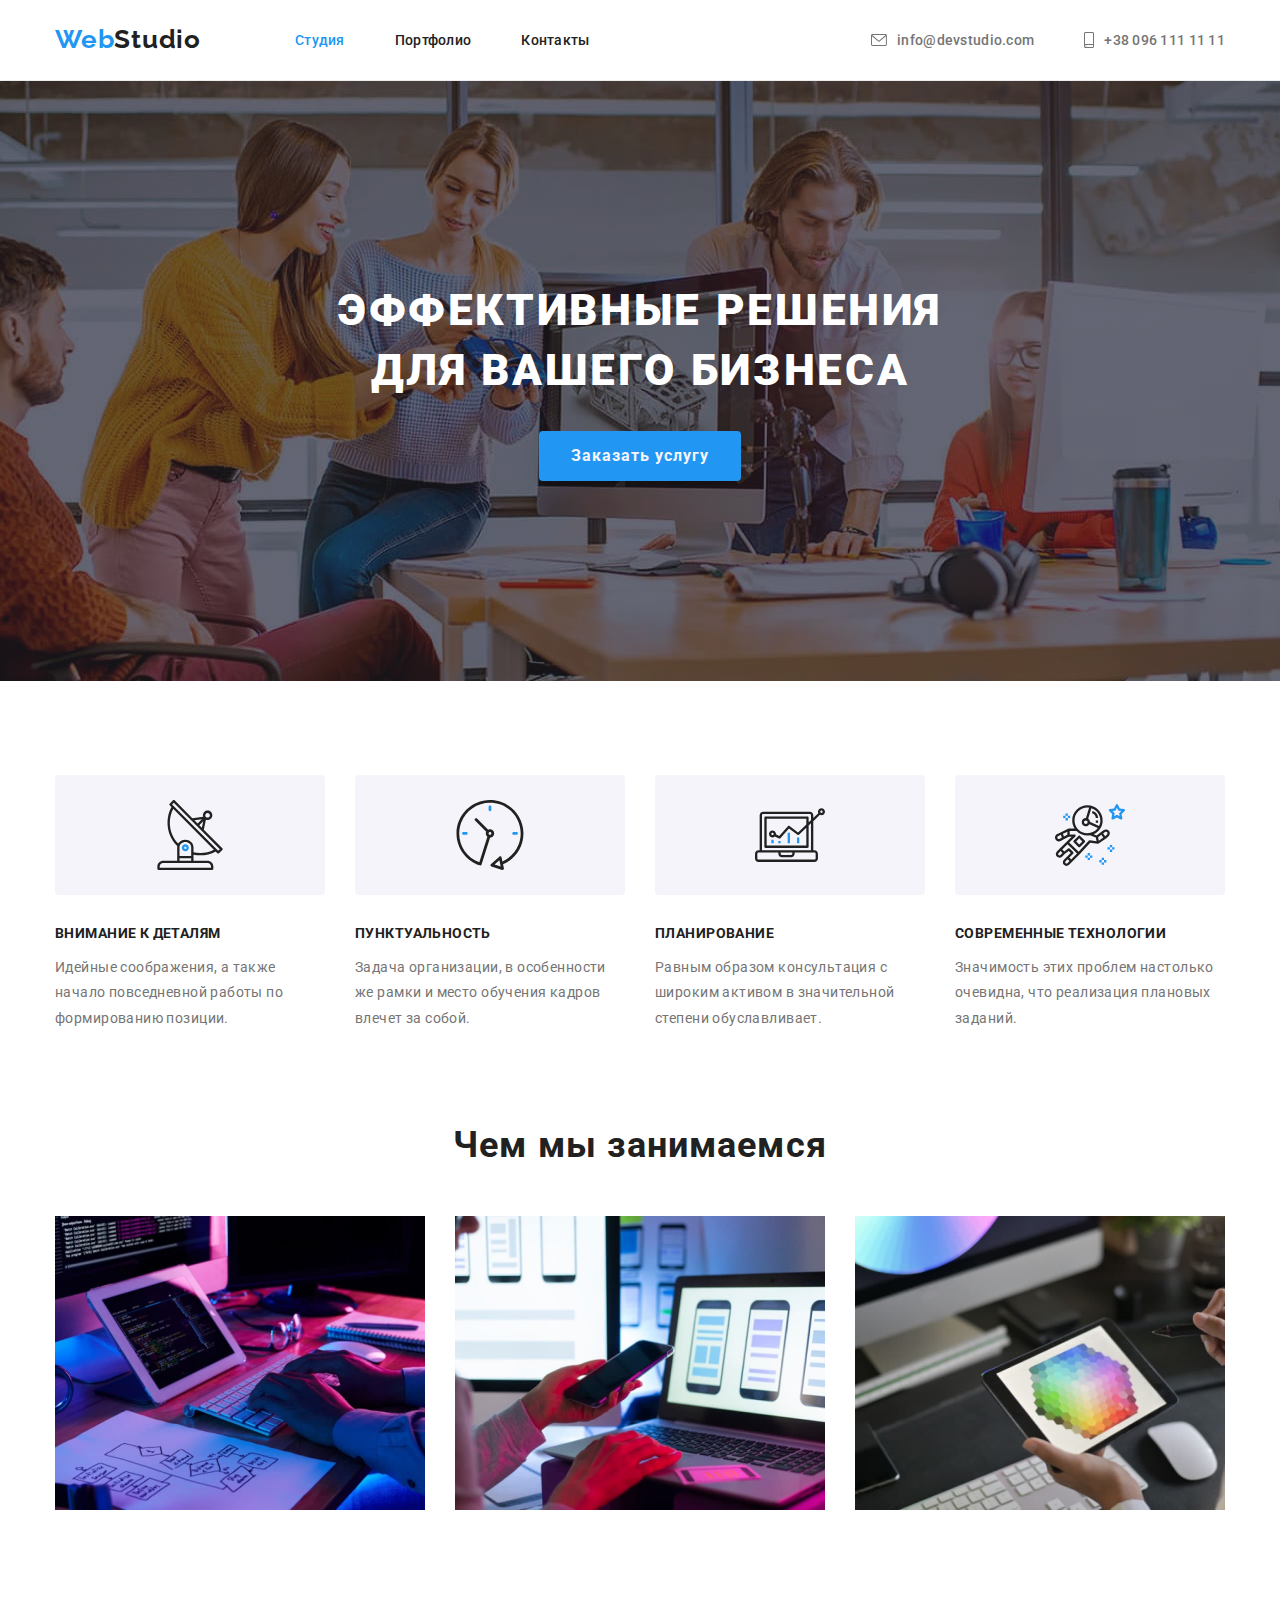
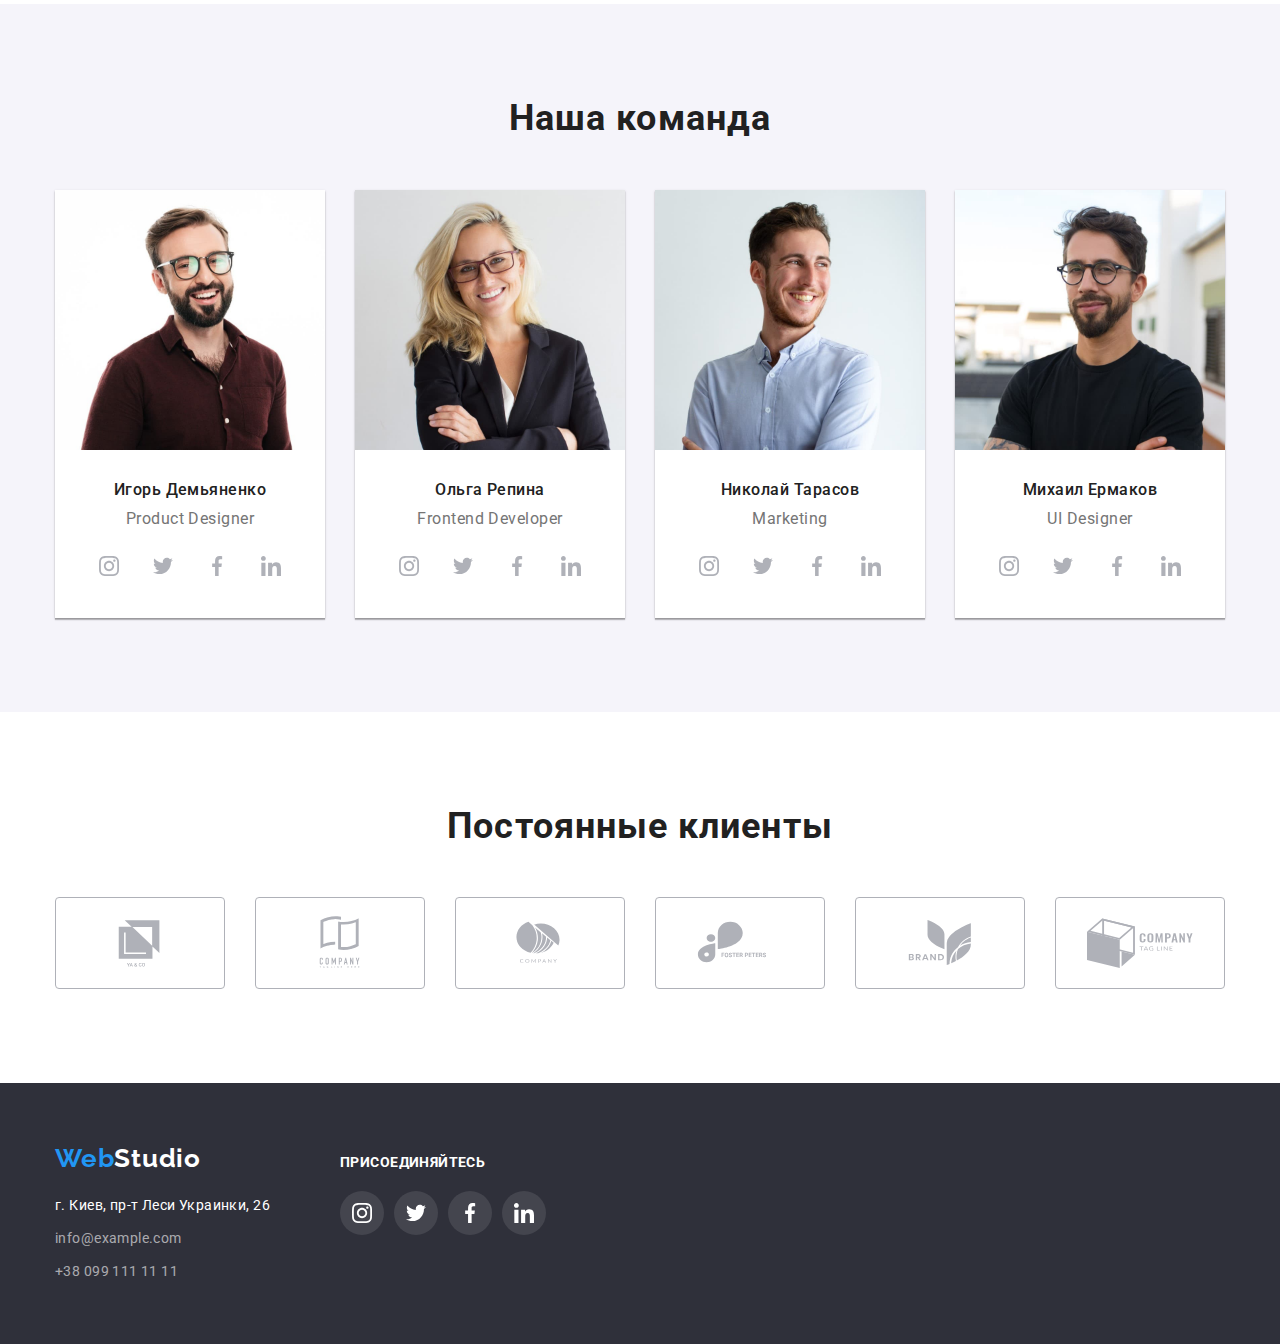
<file: index.html>
<!DOCTYPE html>
<html lang="ru">
  <head>
    <meta charset="UTF-8" />
    <meta http-equiv="X-UA-Compatible" content="IE=edge" />
    <meta name="viewport" content="width=device-width, initial-scale=1.0" />
    <title>Homework№1</title>
    <link rel="preconnect" href="https://fonts.googleapis.com" />
    <link rel="preconnect" href="https://fonts.gstatic.com" crossorigin />
    <link
      href="https://fonts.googleapis.com/css2?family=Raleway:wght@700&family=Roboto:wght@400;500;700;900&display=swap"
      rel="stylesheet"
    />
    <link
      rel="stylesheet"
      href="https://cdnjs.cloudflare.com/ajax/libs/modern-normalize/1.1.0/modern-normalize.min.css"
    />
    <link rel="stylesheet" href="./css/styles.css" />
  </head>
  <body>
    <!--header-->
    <header class="page-header">
      <div class="container">
        <nav class="site-nav">
          <a href="./index.html" class="logo"><span class="logoweb">Web</span>Studio</a>
          <ul class="site-nav list">
            <li class="item">
              <a href="./index.html" class="link current navigation">Студия</a>
            </li>
            <li class="item">
              <a href="./portfolio.html" class="link navigation">Портфолио</a>
            </li>
            <li class="item">
              <a href="" class="link navigation">Контакты</a>
            </li>
          </ul>
        </nav>

        <ul class="list-contact list">
          <li class="item">
            <a href="mailto:info@devstudio.com" class="link-gray link list">
              <svg class="icon-email" aria-hidden="true">
                <use href="./images/icons/symbol-defs.svg#icon-envelope-hover"></use>
              </svg>
              info@devstudio.com</a
            >
          </li>
          <li class="item">
            <a href="tel:+380961111111" class="link-gray link list">
              <svg class="icon-tel">
                <use href="./images/icons/symbol-defs.svg#icon-smartphone"></use>
              </svg>
              +38 096 111 11 11</a
            >
          </li>
        </ul>
      </div>
    </header>

    <main>
      <!--главный заголовок-->

      <section class="section hero overlay">
        <div class="container">
          <h1 class="hero-title">эффективные решения для вашего бизнеса</h1>
          <button type="button" class="button">Заказать услугу</button>
        </div>
      </section>

      <!--преимущества-->

      <section class="advantage section">
        <div class="container">
          <h2 class="visually-hidden">Преимущества</h2>
          <ul class="advantage-site list">
            <li class="advantage-text">
              <div class="fone-icon">
                <svg class="icon" width="70px" height="70px">
                  <use href="./images/icons/symbol-defs.svg#icon-antenna-1"></use>
                </svg>
              </div>
              <h3 class="title-advantage">внимание к деталям</h3>
              <p class="text">
                Идейные соображения, а также начало повседневной работы по формированию позиции.
              </p>
            </li>
            <li class="advantage-text">
              <div class="fone-icon">
                <svg class="icon" width="70px" height="70px">
                  <use href="./images/icons/symbol-defs.svg#icon-clock-1"></use>
                </svg>
              </div>
              <h3 class="title-advantage">пунктуальность</h3>
              <p class="text">
                Задача организации, в особенности же рамки и место обучения кадров влечет за собой.
              </p>
            </li>
            <li class="advantage-text">
              <div class="fone-icon">
                <svg class="icon" width="70px" height="70px">
                  <use href="./images/icons/symbol-defs.svg#icon-diagram-1"></use>
                </svg>
              </div>
              <h3 class="title-advantage">планирование</h3>
              <p class="text">
                Равным образом консультация с широким активом в значительной степени обуславливает.
              </p>
            </li>
            <li class="advantage-text">
              <div class="fone-icon">
                <svg class="icon"  width="70px" height="70px">
                  <use href="./images/icons/symbol-defs.svg#icon-astronaut-1"></use>
                </svg>
              </div>
              <h3 class="title-advantage">современные технологии</h3>
              <p class="text">
                Значимость этих проблем настолько очевидна, что реализация плановых заданий.
              </p>
            </li>
          </ul>
        </div>
      </section>

      <!--что делаем-->
      <section class="section work">
        <div class="container">
          <h2 class="subhead">Чем мы занимаемся</h2>
          <ul class="list-subhead">
            <li>
              <img width="370" height="294" src="./images/img1.jpg" alt="написання коду" />
            </li>
            <li>
              <img width="370" height="294" src="./images/img2.jpg" alt="фото з телефоном" />
            </li>
            <li>
              <img width="370" height="294" src="./images/img3.jpg" alt="фото з планшетом" />
            </li>
          </ul>
        </div>
      </section>
      <!--команда-->
      <section class="section team">
        <div class="container">
          <h2 class="subhead-team">Наша команда</h2>
          <ul class="list-team">
            <li class="team-li">
              <img width="270" height="260" src="images/img4.jpg" alt="Игорь Демьяненко" />
              <div class="stone">
                <h3 class="name">Игорь Демьяненко</h3>
                <p class="text-team">Product Designer</p>
                <ul class="list-social list">
                  <li class="social-icon">
                    <a href="#" class="social">
                      <svg class="social-svg">
                        <use href="./images/icons/symbol-defs.svg#icon-Ellipse"></use>
                      </svg>
                    </a>
                  </li>
                  <li class="social-icon">
                    <a href="#" class="social">
                      <svg class="social-svg">
                        <use href="./images/icons/symbol-defs.svg#icon-Ellipse-1"></use>
                      </svg>
                    </a>
                  </li>
                  <li class="social-icon">
                    <a href="#" class="social">
                      <svg class="social-svg">
                        <use href="./images/icons/symbol-defs.svg#icon-Ellipse-2"></use>
                      </svg>
                    </a>
                  </li>
                  <li class="social-icon">
                    <a href="#" class="social">
                      <svg class="social-svg">
                        <use href="./images/icons/symbol-defs.svg#icon-Ellipse-3"></use>
                      </svg>
                    </a>
                  </li>
                </ul>
              </div>
            </li>
            <li class="team-li">
              <img width="270" height="260" src="images/img5.jpg" alt="Ольга Репина" />
              <div class="stone">
                <h3 class="name">Ольга Репина</h3>
                <p class="text-team">Frontend Developer</p>
                <ul class="list-social list">
                  <li class="social-icon">
                    <a href="#" class="social">
                      <svg class="social-svg">
                        <use href="./images/icons/symbol-defs.svg#icon-Ellipse"></use>
                      </svg>
                    </a>
                  </li>
                  <li class="social-icon">
                    <a href="#" class="social">
                      <svg class="social-svg">
                        <use href="./images/icons/symbol-defs.svg#icon-Ellipse-1"></use>
                      </svg>
                    </a>
                  </li>
                  <li class="social-icon">
                    <a href="#" class="social">
                      <svg class="social-svg">
                        <use href="./images/icons/symbol-defs.svg#icon-Ellipse-2"></use>
                      </svg>
                    </a>
                  </li>
                  <li class="social-icon">
                    <a href="#" class="social">
                      <svg class="social-svg">
                        <use href="./images/icons/symbol-defs.svg#icon-Ellipse-3"></use>
                      </svg>
                    </a>
                  </li>
                </ul>
              </div>
            </li>
            <li class="team-li">
              <img width="270" height="260" src="images/img6.jpg" alt="Николай Тарасов" />
              <div class="stone">
                <h3 class="name">Николай Тарасов</h3>
                <p class="text-team">Marketing</p>
                <ul class="list-social list">
                  <li class="social-icon">
                    <a href="#" class="social">
                      <svg class="social-svg">
                        <use href="./images/icons/symbol-defs.svg#icon-Ellipse"></use>
                      </svg>
                    </a>
                  </li>
                  <li class="social-icon">
                    <a href="#" class="social">
                      <svg class="social-svg">
                        <use href="./images/icons/symbol-defs.svg#icon-Ellipse-1"></use>
                      </svg>
                    </a>
                  </li>
                  <li class="social-icon">
                    <a href="#" class="social">
                      <svg class="social-svg">
                        <use href="./images/icons/symbol-defs.svg#icon-Ellipse-2"></use>
                      </svg>
                    </a>
                  </li>
                  <li class="social-icon">
                    <a href="#" class="social">
                      <svg class="social-svg">
                        <use href="./images/icons/symbol-defs.svg#icon-Ellipse-3"></use>
                      </svg>
                    </a>
                  </li>
                </ul>
              </div>
            </li>
            <li class="team-li">
              <img width="270" height="260" src="images/img7.jpg" alt="Михаил Ермаков" />
              <div class="stone">
                <h3 class="name">Михаил Ермаков</h3>
                <p class="text-team">UI Designer</p>
                <ul class="list-social list">
                  <li class="social-icon">
                    <a href="#" class="social">
                      <svg class="social-svg">
                        <use href="./images/icons/symbol-defs.svg#icon-Ellipse"></use>
                      </svg>
                    </a>
                  </li>
                  <li class="social-icon">
                    <a href="#" class="social">
                      <svg class="social-svg">
                        <use href="./images/icons/symbol-defs.svg#icon-Ellipse-1"></use>
                      </svg>
                    </a>
                  </li>
                  <li class="social-icon">
                    <a href="#" class="social">
                      <svg class="social-svg">
                        <use href="./images/icons/symbol-defs.svg#icon-Ellipse-2"></use>
                      </svg>
                    </a>
                  </li>
                  <li class="social-icon">
                    <a href="#" class="social">
                      <svg class="social-svg">
                        <use href="./images/icons/symbol-defs.svg#icon-Ellipse-3"></use>
                      </svg>
                    </a>
                  </li>
                </ul>
              </div>
            </li>
          </ul>
        </div>
      </section>
      <section class="section">
        <div class="container">
          <h2 class="subhead-clients">Постоянные клиенты</h2>
          <ul class="list-clients list">
            <li class="clients-li">
              <a href="" class="clients-link link">
                <svg class="clients-icon">
                  <use href="./images/icons/symbol-defs.svg#icon-group-1"></use>
                </svg>
              </a>
            </li>
            <li class="clients-li">
              <a href="" class="clients-link link">
                <svg class="clients-icon">
                  <use href="./images/icons/symbol-defs.svg#icon-group-2"></use>
                </svg>
              </a>
            </li>
            <li class="clients-li">
              <a href="" class="clients-link link">
                <svg class="clients-icon">
                  <use href="./images/icons/symbol-defs.svg#icon-group-3"></use>
                </svg>
              </a>
            </li>
            <li class="clients-li">
              <a href="" class="clients-link link">
                <svg class="clients-icon">
                  <use href="./images/icons/symbol-defs.svg#icon-group-4"></use>
                </svg>
              </a>
            </li>
            <li class="clients-li">
              <a href="" class="clients-link link">
                <svg class="clients-icon">
                  <use href="./images/icons/symbol-defs.svg#icon-group-5"></use>
                </svg>
              </a>
            </li>
            <li class="clients-li">
              <a href="" class="clients-link link">
                <svg class="clients-icon">
                  <use href="./images/icons/symbol-defs.svg#icon-group-6"></use>
                </svg>
              </a>
            </li>
          </ul>
        </div>
      </section>
    </main>
    <!--footer-->
    <footer class="footer">
      <div class="container footer-list">
        <div class="adress-div">
          <a href="./index.html" class="logo-footer"> <span class="logoweb">Web</span>Studio </a>
          <address>
            <ul class="list-footer list">
              <li class="footer-li">
                <a
                  href="https://goo.gl/maps/paLrzJ1DZaffjFaJ6"
                  target="_blank"
                  rel="noopener noreferrer"
                  class="footer-adress"
                >
                  г. Киев, пр-т Леси Украинки, 26
                </a>
              </li>
              <li class="footer-li">
                <a href="mailto:" class="link-footer">info@example.com</a>
              </li>
              <li class="footer-li">
                <a href="tel:+380991111111" class="link-footer">+38 099 111 11 11</a>
              </li>
            </ul>
          </address>
        </div>
        <div>
          <p class="title-footer">присоединяйтесь</p>
          <div>
            <ul class="list-social-footer list">
              <li class="social-icon-footer">
                <a href="#" class="social-footer">
                  <svg class="social-svg-footer">
                    <use href="./images/icons/symbol-defs.svg#icon-Ellipse"></use>
                  </svg>
                </a>
              </li>
              <li class="social-icon-footer">
                <a href="#" class="social-footer">
                  <svg class="social-svg-footer">
                    <use href="./images/icons/symbol-defs.svg#icon-Ellipse-1"></use>
                  </svg>
                </a>
              </li>
              <li class="social-icon-footer">
                <a href="#" class="social-footer">
                  <svg class="social-svg-footer">
                    <use href="./images/icons/symbol-defs.svg#icon-Ellipse-2"></use>
                  </svg>
                </a>
              </li>
              <li class="social-icon-footer">
                <a href="#" class="social-footer">
                  <svg class="social-svg-footer">
                    <use href="./images/icons/symbol-defs.svg#icon-Ellipse-3"></use>
                  </svg>
                </a>
              </li>
            </ul>
          </div>
        </div>
      </div>
    </footer>
  </body>
</html>
</file>
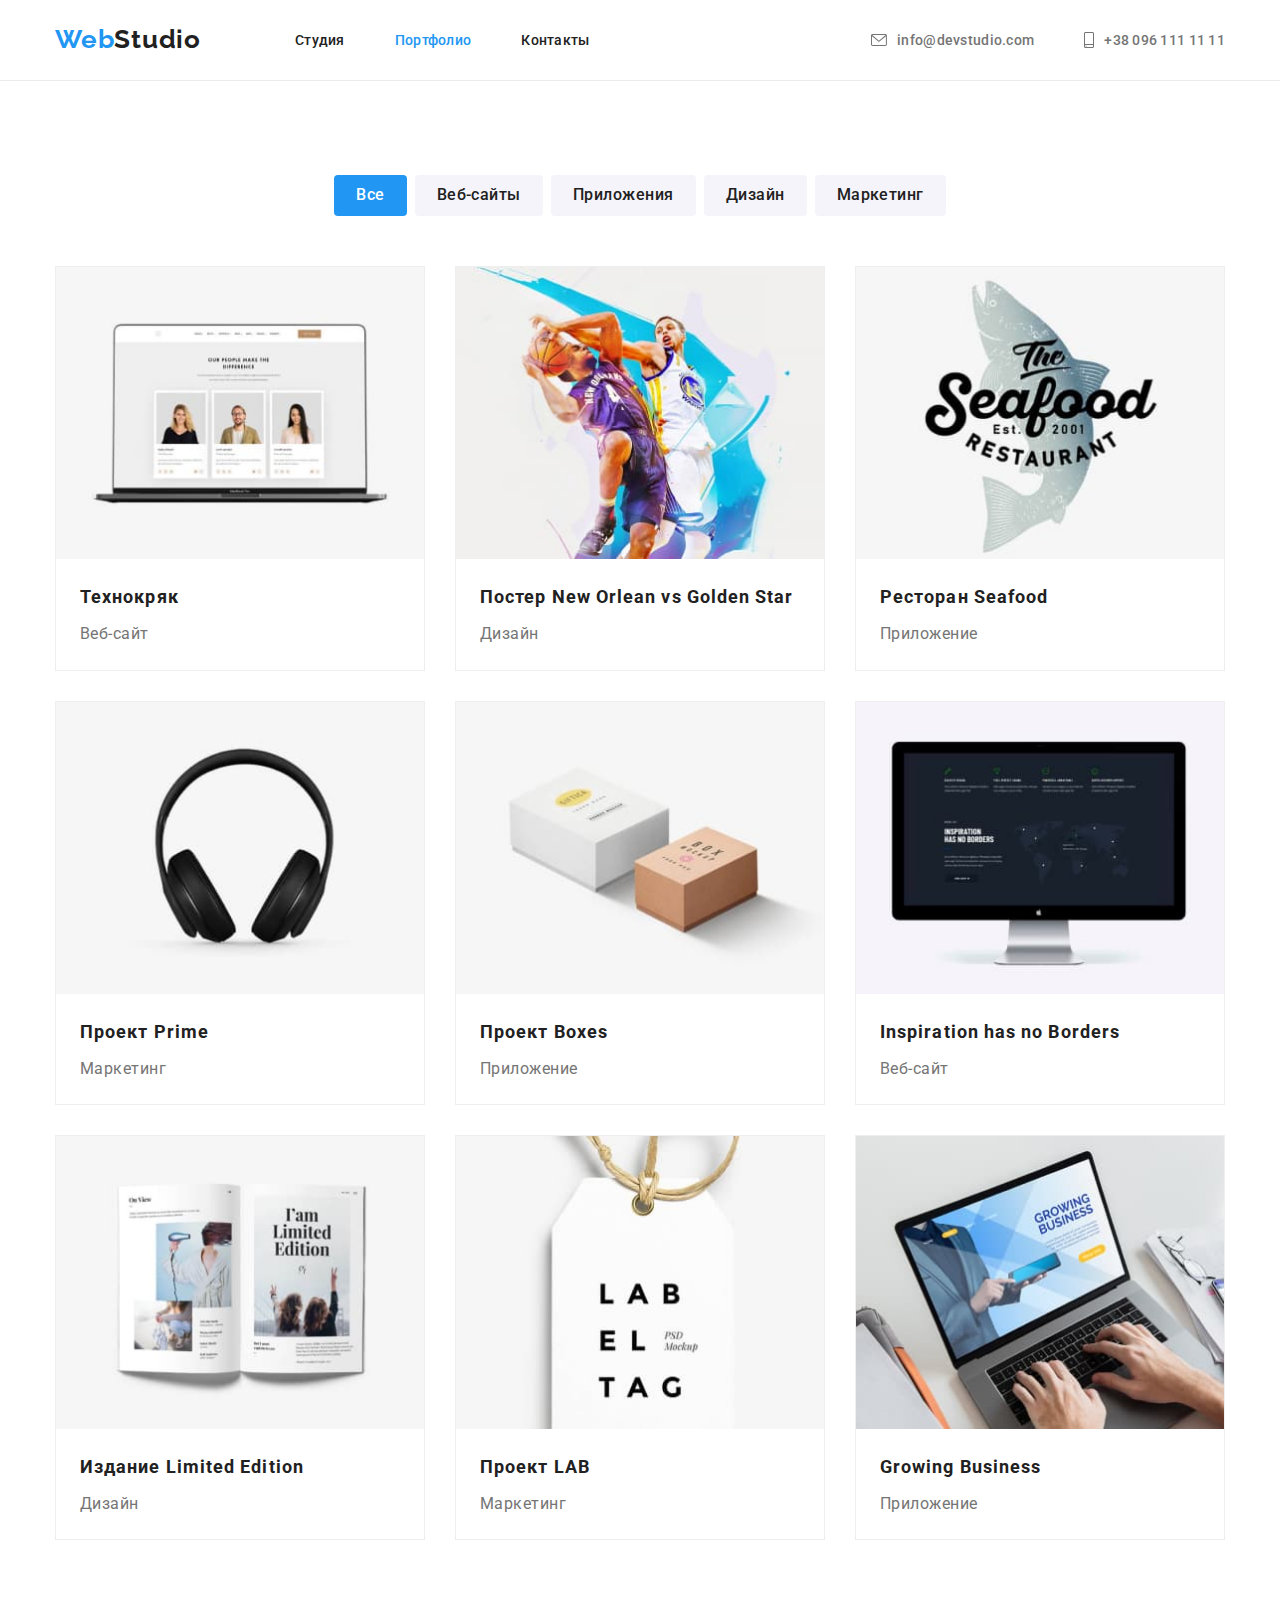
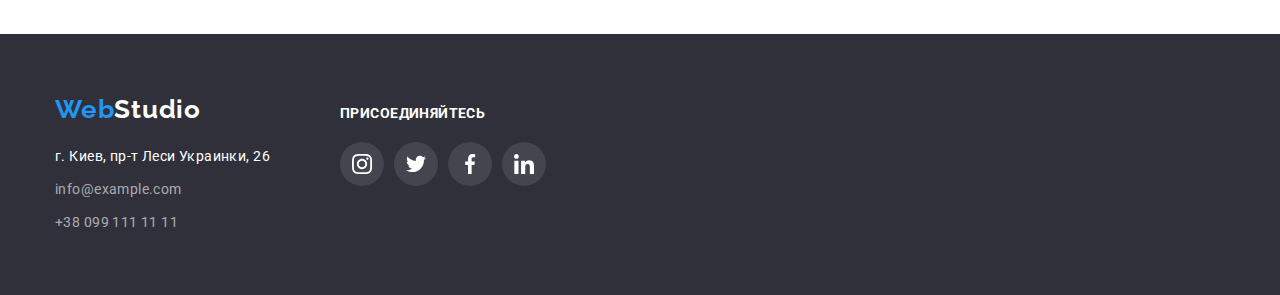
<file: portfolio.html>
<!DOCTYPE html>
<html lang="ru">
  <head>
    <meta charset="UTF-8" />
    <meta http-equiv="X-UA-Compatible" content="IE=edge" />
    <meta name="viewport" content="width=device-width, initial-scale=1.0" />
    <title>Homework№2</title>
    <link rel="preconnect" href="https://fonts.googleapis.com" />
    <link rel="preconnect" href="https://fonts.gstatic.com" crossorigin />
    <link
      href="https://fonts.googleapis.com/css2?family=Raleway:wght@700&family=Roboto:wght@400;500;700;900&display=swap"
      rel="stylesheet"
    />
    <link
      rel="stylesheet"
      href="https://cdnjs.cloudflare.com/ajax/libs/modern-normalize/1.1.0/modern-normalize.min.css"
    />
    <link rel="stylesheet" href="./css/styles.css" />
  </head>
  <body>
    <!--header-->
    <header class="page-header">
      <div class="container">
        <nav class="site-nav">
          <a href="./index.html" class="logo"><span class="logoweb">Web</span>Studio</a>
          <ul class="site-nav list">
            <li class="item">
              <a href="./index.html" class="link navigation">Студия</a>
            </li>
            <li class="item">
              <a href="./portfolio.html" class="link current navigation">Портфолио</a>
            </li>
            <li class="item">
              <a href="" class="link navigation">Контакты</a>
            </li>
          </ul>
        </nav>

        <ul class="list-contact list">
          <li class="item">
            <a href="mailto:info@devstudio.com" class="link-gray link list">
              <svg class="icon-email" aria-hidden="true">
                <use href="./images/icons/symbol-defs.svg#icon-envelope-hover"></use>
              </svg>
              info@devstudio.com</a>
          </li>
          <li class="item">
            <a href="tel:+380961111111" class="link-gray link list">
              <svg class="icon-tel">
                <use href="./images/icons/symbol-defs.svg#icon-smartphone"></use>
              </svg>
              +38 096 111 11 11</a>
          </li>
        </ul>
      </div>
    </header>
    
    <main>
      <!--меню сайту кнопки-->
      <section class="section container-portfolio">
        <div class="container">
          <h1 class="visually-hidden">навигация по страничке</h1>
          <ul class="list-nav list">
            <li class="button-menu">
              <button type="button" class="portfolio-buttons active">Все</button>
            </li>
            <li class="button-menu">
              <button type="button" class="portfolio-buttons">Веб-сайты</button>
            </li>
            <li class="button-menu">
              <button type="button" class="portfolio-buttons">Приложения</button>
            </li>
            <li class="button-menu">
              <button type="button" class="portfolio-buttons">Дизайн</button>
            </li>
            <li class="button-menu">
              <button type="button" class="portfolio-buttons">Маркетинг</button>
            </li>
          </ul>

          <!--примеры работ-->

          <ul class="list-img list">
            <li class="img-item">
              <a href="#" class="border-shadow">
                <img width="370" height="294" src="./images/img20.jpg" alt="Ноутбук" />
                <div class="limit">
                  <h2 class="title-portfolio">Технокряк</h2>
                  <p class="link-portfolio">Веб-сайт</p>
                </div>
              </a>
            </li>
            <li class="img-item">
              <a href="#" class="border-shadow">
                <img width="370" height="294" src="./images/img21.jpg" alt="Баскетбол" />
                <div class="limit">
                  <h2 class="title-portfolio">Постер New Orlean vs Golden Star</h2>
                  <p class="link-portfolio">Дизайн</p>
                </div>
              </a>
            </li>
            <li class="img-item">
              <a href="#" class="border-shadow">
                <img width="370" height="294" src="./images/img22.jpg" alt="логотип ресторана" />
                <div class="limit">
                  <h2 class="title-portfolio">Ресторан Seafood</h2>
                  <p class="link-portfolio">Приложение</p>
                </div>
              </a>
            </li>
            <li class="img-item">
              <a href="#" class="border-shadow">
                <img width="370" height="294" src="./images/img23.jpg" alt="Наушники" />
                <div class="limit">
                  <h2 class="title-portfolio">Проект Prime</h2>
                  <p class="link-portfolio">Маркетинг</p>
                </div>
              </a>
            </li>
            <li class="img-item">
              <a href="#" class="border-shadow">
                <img width="370" height="294" src="./images/img24.jpg" alt="Коробочки" />
                <div class="limit">
                  <h2 class="title-portfolio">Проект Boxes</h2>
                  <p class="link-portfolio">Приложение</p>
                </div>
              </a>
            </li>
            <li class="img-item">
              <a href="#" class="border-shadow">
                <img width="370" height="294" src="./images/img25.jpg" alt="Монитор" />
                <div class="limit">
                  <h2 class="title-portfolio">Inspiration has no Borders</h2>
                  <p class="link-portfolio">Веб-сайт</p>
                </div>
              </a>
            </li>
            <li class="img-item">
              <a href="#" class="border-shadow">
                <img width="370" height="294" src="./images/img26.jpg" alt="Книга" />
                <div class="limit">
                  <h2 class="title-portfolio">Издание Limited Edition</h2>
                  <p class="link-portfolio">Дизайн</p>
                </div>
              </a>
            </li>
            <li class="img-item">
              <a href="#" class="border-shadow">
                <img width="370" height="294" src="./images/img27.jpg" alt="Бирка" />
                <div class="limit">
                  <h2 class="title-portfolio">Проект LAB</h2>
                  <p class="link-portfolio">Маркетинг</p>
                </div>
              </a>
            </li>
            <li class="img-item">
              <a href="#" class="border-shadow">
                <img width="370" height="294" src="./images/img28.jpg" alt="Ноутбук" />
                <div class="limit">
                  <h2 class="title-portfolio">Growing Business</h2>
                  <p class="link-portfolio">Приложение</p>
                </div>
              </a>
            </li>
          </ul>
        </div>
      </section>
    </main>

    <!--подвал-->
    <footer class="footer">
      <div class="container footer-list">
        <div class="adress-div">
          <a href="./index.html" class="logo-footer"> <span class="logoweb">Web</span>Studio </a>
          <address>
            <ul class="list-footer list">
              <li class="footer-li">
                <a
                  href="https://goo.gl/maps/paLrzJ1DZaffjFaJ6"
                  target="_blank"
                  rel="noopener noreferrer"
                  class="footer-adress"
                >
                  г. Киев, пр-т Леси Украинки, 26
                </a>
              </li>
              <li class="footer-li">
                <a href="mailto:" class="link-footer">info@example.com</a>
              </li>
              <li class="footer-li">
                <a href="tel:+380991111111" class="link-footer">+38 099 111 11 11</a>
              </li>
            </ul>
          </address>
        </div>
        <div>
          <p class="title-footer">присоединяйтесь</p>
          <div>
            <ul class="list-social-footer list">
              <li class="social-icon-footer">
                <a href="#" class="social-footer">
                  <svg class="social-svg-footer">
                    <use href="./images/icons/symbol-defs.svg#icon-Ellipse"></use>
                  </svg>
                </a>
              </li>
              <li class="social-icon-footer">
                <a href="#" class="social-footer">
                  <svg class="social-svg-footer">
                    <use href="./images/icons/symbol-defs.svg#icon-Ellipse-1"></use>
                  </svg>
                </a>
              </li>
              <li class="social-icon-footer">
                <a href="#" class="social-footer">
                  <svg class="social-svg-footer">
                    <use href="./images/icons/symbol-defs.svg#icon-Ellipse-2"></use>
                  </svg>
                </a>
              </li>
              <li class="social-icon-footer">
                <a href="#" class="social-footer">
                  <svg class="social-svg-footer">
                    <use href="./images/icons/symbol-defs.svg#icon-Ellipse-3"></use>
                  </svg>
                </a>
              </li>
            </ul>
          </div>
        </div>
      </div>
    </footer>
  </body>
</html>
</file>
<file: css/styles.css>
:root {
  --color-accent: #2196f3;
  --color-text: #212121;
  --color-contact: #757575;
  --color-wite: #ffffff;
  --color-contrast: #2f303a;
  --color-button: #f5f4fa;
  --font-family: 'Roboto';
  --color-border: #ececec;
  --color-li-portfolio: #eeeeee;
  --color-box: rgba(47, 48, 58, 0.4);
  --color-link-footer: rgba(255, 255, 255, 0.6);
  --color-icon: #afb1b8;
  --color-icon-footer: rgba(255, 255, 255, 0.1);
}

body {
  font-family: 'Roboto';
  background-color: var(--color-wite);
  color: var(--color-text);
  font-size: 16px;
}
/* reset */
html {
  box-sizing: border-box;
}
*,
*::after,
*::before {
  box-sizing: inherit;
}
/* Стили для обнуления верхних отступов у элементов */
h1,
h2,
h3,
h4,
h5,
h6,
p {
  margin-top: 0;
}
/* Класс для обнуления свойств у сылок */
/* a {
  text-decoration: none;
  color: inherit;
} */
/* Класс для обнуления базовых свойств у списков (ul) */
.list {
  list-style: none;
  padding-left: 0;
  margin: 0;
}
/* Класс для обнуления базовых свойств у ссылок */
.link {
  text-decoration: none;
  color: inherit;
}
/* Свойства для корректного отображения картинок */
img {
  display: block;
  max-width: 100%;
  height: auto;
}
/* Свойства для обнуления курсива у address */
address {
  font-style: normal;
}

.container {
  width: 1200px;
  margin-left: auto;
  margin-right: auto;
  padding-left: 15px;
  padding-right: 15px;
}

.section {
  padding-top: 94px;
  padding-bottom: 94px;
}
/* header */
.page-header {
  border-bottom: 1px solid var(--color-border);
}
.page-header .container {
  display: flex;
  align-items: center;
}

.site-nav {
  align-items: center;
  display: flex;
  font-weight: 500;
  font-size: 14px;
  line-height: 1.15;
  letter-spacing: 0.02em;
}

.site-nav .item:not(:last-child) {
  margin-right: 50px;
}
.site-nav .list.item + .item {
  margin-right: 40px;
}

.navigation {
  padding-top: 32px;
  padding-bottom: 32px;
}
.navigation:hover,
:focus {
  color: var(--color-accent);
}

.logo {
  color: var(--color-text);
  font-family: 'Raleway';
  font-weight: 700;
  font-size: 26px;
  line-height: 1.2;
  letter-spacing: 0.03em;
  text-decoration: none;
  margin-right: 94px;
}

.current {
  color: var(--color-accent);
}

.logoweb {
  color: var(--color-accent);
  font-family: 'Raleway';
  font-weight: 700;
  font-size: 26px;
  line-height: 1.2;
  text-decoration: none;
}

.list-contact .item:not(:last-child) {
  margin-right: 50px;
}

.list-contact {
  display: flex;
  margin-left: auto;
}

.link-gray {
  display: flex;
  align-items: center;
  font-weight: 500;
  font-size: 14px;
  padding-top: 32px;
  padding-bottom: 32px;
  letter-spacing: 0.02em;
  color: var(--color-contact);
}

.link-gray:hover,
:focus {
  color: var(--color-accent);
}

.icon-email {
  width: 16px;
  height: 12px;
  margin-right: 10px;
  fill:currentColor;
}

.icon-tel {
  width: 10px;
  height: 16px;
  margin-right: 10px;
  fill:currentColor;
}


/* hero */
.hero {
  background-color: var(--color-contrast);
  text-align: center;
  padding-top: 200px;
  padding-bottom: 200px;
}

.overlay {
  max-width: 1600px;
  height: 600px;
  margin-left: auto;
  margin-right: auto;
  background-size: cover;
  background-position: center;
  background-image: linear-gradient(to right, var(--color-box), var(--color-box)),
    url(../images/imgfone.jpg);
}

.hero-title {
  color: var(--color-wite);
  width: 696px;
  font-weight: 900;
  font-size: 44px;
  line-height: 1.36;

  text-transform: uppercase;
  letter-spacing: 0.06em;

  text-align: center;
  margin-top: 0;
  margin-bottom: 30px;

  display: block;
  margin-left: auto;
  margin-right: auto;
}

/* button */
.button {
  color: var(--color-button);
  background-color: var(--color-accent);

  font-weight: 700;
  font-size: 16px;
  line-height: 1.9;
  border-radius: 4px;

  box-shadow: 0px 4px 4px rgba(0, 0, 0, 0.15);
  margin-left: auto;
  margin-right: auto;
  padding-left: 32px;
  padding-right: 32px;
  padding-top: 10px;
  padding-bottom: 10px;
  border: 0px;
  display: flex;
  letter-spacing: 0.06em;
}

.button:hover,
.button:focus {
  background-color: var(--color-accent);
  color: var(--color-wite);
}

.button:active {
  background-color: var(--color-wite);
}

/* преимущества */
.visually-hidden {
  position: absolute;
  width: 1px;
  height: 1px;
  margin: -1px;
  border: 0;
  padding: 0;
  white-space: nowrap;
  clip-path: inset(100%);
  clip: rect(0 0 0 0);
  overflow: hidden;
}

.list-subhead {
  padding-left: 0px;
  justify-content: space-between;
  list-style: none;
  margin: 0;
  display: flex;
}

.advantage-site {
  display: flex;
}

.advantage-site .advantage-text:not(:last-child) {
  margin-right: 30px;
}

.advantage-text {
  width: 270px;
}

.title-advantage {
  font-size: 14px;
  line-height: 1.15;
  letter-spacing: 0.03em;
  text-transform: uppercase;
}

.text {
  color: var(--color-contact);
  font-size: 14px;
  line-height: 1.8;
  margin-bottom: 0px;
  letter-spacing: 0.03em;
}

.fone-icon {
  display: flex;
  justify-content: center;
  align-items: center;
  height: 120px;
  background: var(--color-button);
  border-radius: 4px;
  margin-bottom: 30px;
}

.icon {
  display: flex;
  justify-content: center;
  align-items: center;
}

.work {
  padding-top: 0;
}

/* team */

.team {
  background-color: var(--color-button);
}

.container.team {
  background-color: var(--color-button);
}

.subhead {
  font-size: 36px;
  line-height: 1.15;
  text-align: center;
  letter-spacing: 0.03em;
  margin-bottom: 50px;
}

.subhead-team {
  font-size: 36px;
  line-height: 1.15;
  text-align: center;
  letter-spacing: 0.03em;
  margin-bottom: 50px;
}

.list-team {
  padding-left: 0px;
  justify-content: space-between;
  margin: 0;
  display: flex;
}

.stone {
  padding-top: 30px;
  padding-bottom: 30px;
  width: 270px;
  background-color: var(--color-wite);
}

.team-li {
  text-align: center;
  list-style: none;
  box-shadow: 0px 1px 3px rgb(0 0 0 / 12%), 0px 1px 1px rgb(0 0 0 / 14%),
    0px 2px 1px rgb(0 0 0 / 20%);
}

.name {
  font-weight: 500;
  color: var(--color-text);
  letter-spacing: 0.03em;
  font-size: 16px;
  line-height: 1.19;
  margin-bottom: 10px;
}

.text-team {
  color: var(--color-contact);
  font-size: 16px;
  line-height: 1.19;
  text-align: center;
  letter-spacing: 0.03em;
  margin-bottom: 16px;
}
.list-social {
  display: flex;
  align-items: center;
  justify-content: center;
}

.social-icon {
  display: flex;
  align-items: center;
  justify-content: center;
}

.social-icon:not(:last-child) {
  margin-right: 10px;
}

.social {
  max-width: 100%;
  height: auto;
  width: 44px;
  height: 44px;
  display: flex;
  align-items: center;
  justify-content: center;
  border-radius: 50%;
  fill: var(--color-icon);

}
.social-svg {
  width: 44px;
  height: 44px;
  color: currentColor;
 

}
.social:hover {
  background-color: var(--color-accent);
  fill: var(--color-wite);
}
.social:focus {
  background-color: var(--color-accent);
  fill: var(--color-wite);
}





/* секция сылок на сайты клиентов*/

.subhead-clients {
  font-size: 36px;
  line-height: 1.15;
  text-align: center;
  letter-spacing: 0.03em;
  margin-bottom: 50px;
}
.list-clients {
  display: flex;
  justify-content: space-between;
}

.clients-link {
  width: 170px;
  height: 92px;
  display: flex;
  align-items: center;
  justify-content: center;
  border: 1px solid #afb1b8;
  border-radius: 4px;
  color: var(--color-icon);
}
.clients-icon {
  width: 106px;
  height: 60px;
  fill: currentColor;
 
}
.clients-link:hover
 {
  color: var(--color-accent);
 
}

.client-link :focus{
  color: var(--color-accent);
 
}
/* footer */

.footer {
  background-color: var(--color-contrast);
  text-decoration: none;
  padding-top: 60px;
  padding-bottom: 60px;
}

.footer .logo {
  margin-right: 0px;
}

.footer-list {
  display: flex;
  align-items: baseline;
}

.adress-div {
  margin-right: 70px;
}

.logo-footer {
  font-family: 'Raleway';
  font-weight: 700;
  font-size: 26px;
  line-height: 1.2;
  color: var(--color-wite);
  text-decoration: none;
  letter-spacing: 0.03em;
}

.logo-web {
  color: var(--color-accent);
}

.footer-adress {
  color: var(--color-wite);
  font-size: 14px;
  line-height: 1.7;
  letter-spacing: 0.03em;
  text-decoration: none;
}

.list-footer {
  margin-top: 20px;
}

.link-footer {
  color: var(--color-link-footer);
  font-size: 14px;
  line-height: 1.7;
  letter-spacing: 0.03em;
  text-decoration: none;
}

.list-footer .footer-li + .footer-li {
  margin-top: 9px;
}

.title-footer {
  font-family: 'Roboto';
  font-style: normal;
  font-weight: 700;
  font-size: 14px;
  line-height: 1.14;
  letter-spacing: 0.03em;
  text-transform: uppercase;
  color: var(--color-wite);
  margin-bottom: 20px;
}

.list-social-footer {
  display: flex;
  align-items: center;
  justify-content: center;
}

.social-icon-footer {
  display: flex;
  align-items: center;
  justify-content: center;
}

.social-icon-footer:not(:last-child) {
  margin-right: 10px;
}

.social-footer {
  max-width: 100%;
  height: auto;
  width: 44px;
  height: 44px;
  display: flex;
  align-items: center;
  justify-content: center;
  border-radius: 50%;
}
.social-footer:hover {
  background-color: var(--color-accent);
 
}

.social-footer:focus {
  background-color:var(--color-accent);
  
}

.social-svg-footer {
  width: 44px;
  height: 44px;
  fill: var(--color-wite);
  background-color: var(--color-icon-footer);
  border-radius: 50%;
  color:currentColor;
}

/* portfolio */

.list-nav {
  display: flex;
  justify-content: center;
  margin-bottom: 50px;
}

/* <!--меню сайту кнопки portfolio--> */

.portfolio-buttons {
  color: var(--color-text);
  background-color: var(--color-button);
  cursor: pointer;
  border: none;
  border-radius: 4px;
  font-weight: 500;
  font-size: 16px;
  line-height: 1.8;
  letter-spacing: 0.03em;
  padding: 6px 22px 6px 22px;
}

.list-nav .button-menu:not(:last-child) {
  margin-right: 8px;
}

.portfolio-buttons:hover,
.portfolio-buttons:focus {
  background-color: var(--color-accent);
  color: var(--color-wite);
  box-shadow: 0px 3px 1px rgb(0 0 0 / 10%), 0px 1px 2px rgb(0 0 0 / 8%),
    0px 2px 2px rgb(0 0 0 / 12%);
  border-radius: 4px;
}

.portfolio-buttons:active {
  background-color: var(--color-accent);
  color: var(--color-wite);
  background-color: var(--color-wite);
  box-shadow: 0px 3px 1px rgb(0 0 0 / 10%), 0px 1px 2px rgb(0 0 0 / 8%),
    0px 2px 2px rgb(0 0 0 / 12%);
  border-radius: 4px;
}

.portfolio-buttons.active {
  background-color: var(--color-accent);
  color: var(--color-wite);
}

/* img */

.list-img {
  display: flex;
  list-style: none;
  flex-wrap: wrap;
}

.limit {
  padding-top: 20px;
  padding-bottom: 20px;
  padding-left: 24px;
  padding-right: 24px;
}

.title-portfolio {
  font-size: 18px;
  line-height: 2;
  margin-bottom: 0px;
  letter-spacing: 0.06em;
  color: var(--color-text);
}

.img-item {
  border: 1px solid var(--color-li-portfolio);
}
.img-item {
  width: calc((100% - 2 * 30px) / 3);
}

.img-item:not(:nth-child(3n)) {
  margin-right: 30px;
}

.img-item:not(:nth-last-child(-n + 3)) {
  margin-bottom: 30px;
}

.border-shadow {
  display: block;
  text-decoration: none;
}

.border-shadow:hover {
  box-shadow: 0px 1px 1px rgba(0, 0, 0, 0.12), 0px 4px 4px rgba(0, 0, 0, 0.06),
  1px 4px 6px rgba(0, 0, 0, 0.16);
}

.border-shadow:focus {
  box-shadow: 0px 1px 1px rgba(0, 0, 0, 0.12), 0px 4px 4px rgba(0, 0, 0, 0.06),
  1px 4px 6px rgba(0, 0, 0, 0.16);
}

.benefits {
  font-weight: 700;
  font-size: 2;
  text-decoration: none;
}

.link-portfolio {
  color: var(--color-contact);
  margin-bottom: 0px;
  margin-top: 4px;
  font-size: 16px;
  line-height: 1.9;
  letter-spacing: 00.03em;
}

.link-footer:hover,
:focus {
  color: var(--color-accent);
}
</file>
